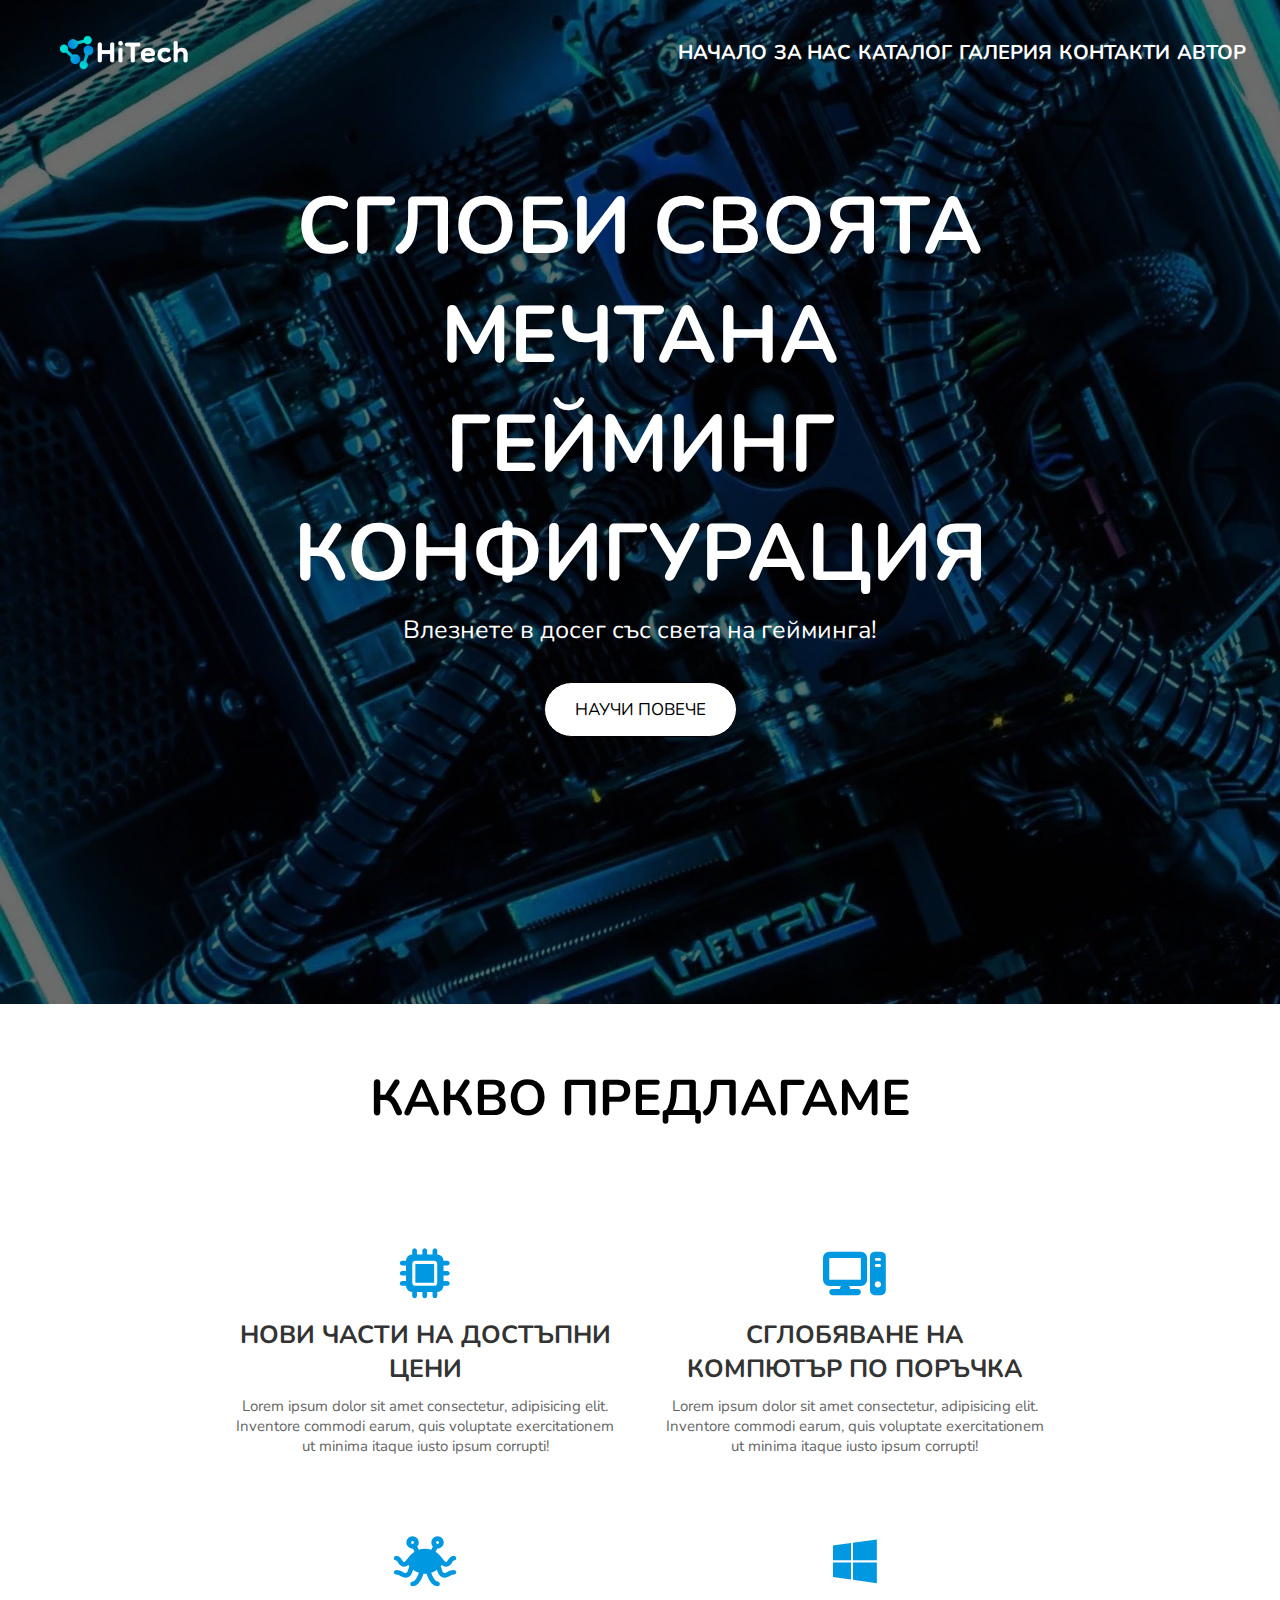
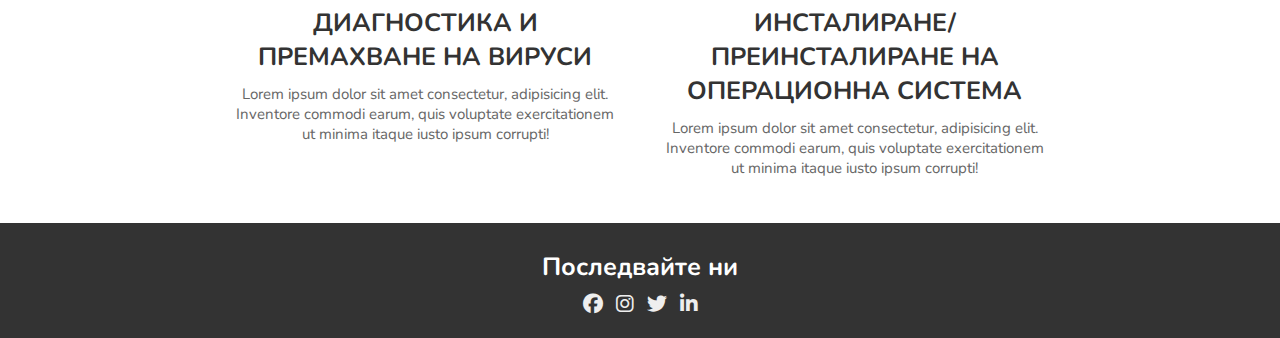
<file: index.html>
<!DOCTYPE html>
<html lang="en">
<head>
    <meta charset="UTF-8">
    <meta name="viewport" content="width=device-width, initial-scale=1.0">
    <link rel="preconnect" href="https://fonts.googleapis.com">
    <link rel="preconnect" href="https://fonts.gstatic.com" crossorigin>
    <link href="https://fonts.googleapis.com/css2?family=Nunito:ital,wght@0,200;0,800;1,200&display=swap" rel="stylesheet">
    <link rel="stylesheet" href="https://cdnjs.cloudflare.com/ajax/libs/font-awesome/6.1.1/css/all.min.css">
    <link rel="stylesheet" href="style.css">
    <script src="script.js"></script>
    <title>Начало</title>
</head>
<body>
    
<!--HEADER-->
<div class="bg">
<header>
    <div class="logo">
        <a href="index.html"><img src="images/logoWhite.png"></a>
    </div>
    <nav>
        <ul>
            <li><a href="index.html">НАЧАЛО</a></li>
            <li><a href="aboutUs.html">ЗА НАС</a></li>
            <li><a href="catalog.html">КАТАЛОГ</a></li>
            <li><a href="gallery.html">ГАЛЕРИЯ</a></li>
            <li><a href="contacts.html">КОНТАКТИ</a></li>
            <li><a href="author.html">АВТОР</a></li>
        </ul>
    </nav>
</header>

<!--HOME-->

<section class="home" id="home">

    <div class="content">
        <h3>СГЛОБИ СВОЯТА МЕЧТАНА ГЕЙМИНГ КОНФИГУРАЦИЯ</h3>
        <p>Влезнете в досег със света на гейминга!</p>
        <a href="#services" class="btn">НАУЧИ ПОВЕЧЕ</a>
    </div>
</section>
</div>
<!--SERVICES-->

<section class="services" id="services">

    <h1 class="heading">
        КАКВО ПРЕДЛАГАМЕ
    </h1>

    <div class="box-container">

        <div class="box">
            <i class="fa-solid fa-microchip"></i>
            <h3>НОВИ ЧАСТИ НА ДОСТЪПНИ ЦЕНИ</h3>
            <p>Lorem ipsum dolor sit amet consectetur, adipisicing elit. Inventore commodi earum, quis voluptate exercitationem ut minima itaque iusto ipsum corrupti!</p>
        </div>
        <div class="box">
            <i class="fa-solid fa-computer"></i>
            <h3>СГЛОБЯВАНЕ НА КОМПЮТЪР ПО ПОРЪЧКА</h3>
            <p>Lorem ipsum dolor sit amet consectetur, adipisicing elit. Inventore commodi earum, quis voluptate exercitationem ut minima itaque iusto ipsum corrupti!</p>
        </div>
        <div class="box">
            <i class="fa-solid fa-spaghetti-monster-flying"></i>
            <h3>ДИАГНОСТИКА И ПРЕМАХВАНЕ НА ВИРУСИ</h3>
            <p>Lorem ipsum dolor sit amet consectetur, adipisicing elit. Inventore commodi earum, quis voluptate exercitationem ut minima itaque iusto ipsum corrupti!</p>
        </div>
        <div class="box">
            <i class="fa-brands fa-windows"></i>
            <h3>ИНСТАЛИРАНЕ/ПРЕИНСТАЛИРАНЕ НА ОПЕРАЦИОННА СИСТЕМА</h3>
            <p>Lorem ipsum dolor sit amet consectetur, adipisicing elit. Inventore commodi earum, quis voluptate exercitationem ut minima itaque iusto ipsum corrupti!</p>
        </div>

    </div>

</section>

<!--FOOTER-->

<section class="footer">
    <div class="box-container">
        <div class="box">
            <h3>Последвайте ни</h3>
            <a href="#"><i class="fa-brands fa-facebook"></i></a>
            <a href="#"><i class="fa-brands fa-instagram"></i></a>
            <a href="#"><i class="fa-brands fa-twitter"></i></a>
            <a href="#"><i class="fa-brands fa-linkedin-in"></i></a>
        </div>
    </div>
</section>
</body>
</html>
</file>
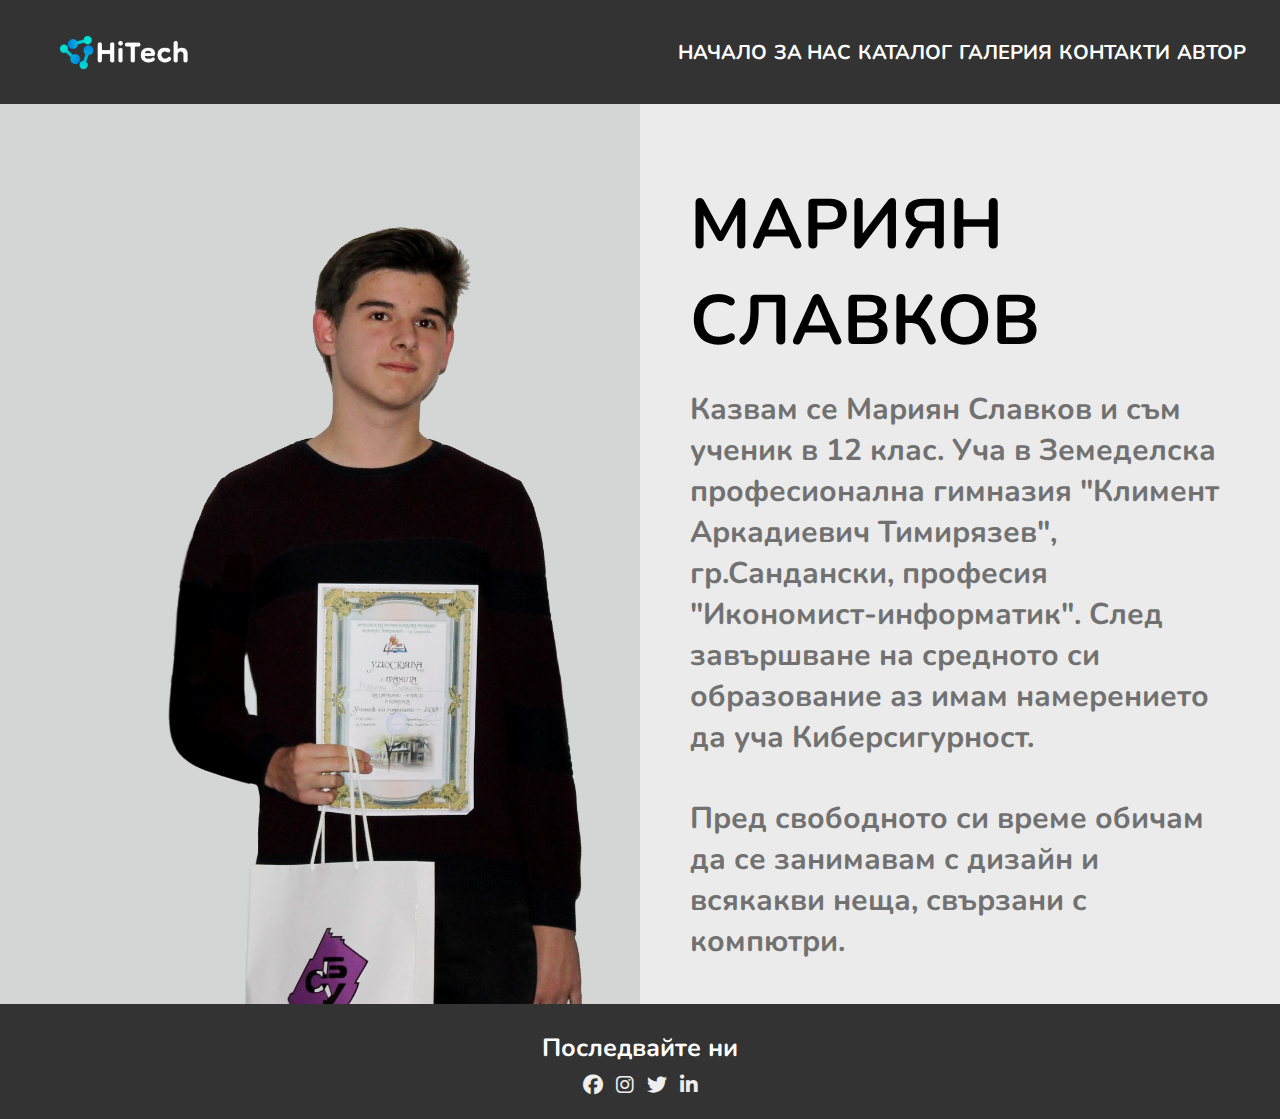
<file: author.html>
<!DOCTYPE html>
<html lang="en">
<head>
    <meta charset="UTF-8">
    <meta http-equiv="X-UA-Compatible" content="IE=edge">
    <meta name="viewport" content="width=device-width, initial-scale=1.0">
    <link rel="stylesheet" href="style.css">
    <link rel="preconnect" href="https://fonts.googleapis.com">
    <link rel="preconnect" href="https://fonts.gstatic.com" crossorigin>
    <link href="https://fonts.googleapis.com/css2?family=Nunito:ital,wght@0,200;0,800;1,200&display=swap" rel="stylesheet">
    <link rel="stylesheet" href="https://cdnjs.cloudflare.com/ajax/libs/font-awesome/6.1.1/css/all.min.css">
    <title>siuuuu</title>
</head>
<body>
    
<header class="blackHeader">
    <div class="logo">
        <img src="images/logoWhite.png">
    </div>
    <nav>
        <ul>
            <li><a href="index.html">НАЧАЛО</a></li>
            <li><a href="aboutUs.html">ЗА НАС</a></li>
            <li><a href="catalog.html">КАТАЛОГ</a></li>
            <li><a href="gallery.html">ГАЛЕРИЯ</a></li>
            <li><a href="contacts.html">КОНТАКТИ</a></li>
            <li><a href="author.html">АВТОР</a></li>
        </ul>
    </nav>
</header>
</div>

<div class="author">
    <div class="image">
        <img src="images/Untitled-1.png">
    </div>

    <div class="content">
        <h1>МАРИЯН СЛАВКОВ</h1>
        <h3>Казвам се Мариян Славков и съм ученик в 12 клас. Уча в Земеделска професионална гимназия "Климент Аркадиевич Тимирязев", гр.Сандански, професия "Икономист-информатик". След завършване на средното си образование аз имам намерението да уча Киберсигурност.</h3>
        <h3>Пред свободното си време обичам да се занимавам с дизайн и всякакви неща, свързани с компютри.</h3>
    </div>

    
</div>
<section class="footer">
    <div class="box-container">
        <div class="box">
            <h3>Последвайте ни</h3>
            <a href="#"><i class="fa-brands fa-facebook"></i></a>
            <a href="#"><i class="fa-brands fa-instagram"></i></a>
            <a href="#"><i class="fa-brands fa-twitter"></i></a>
            <a href="#"><i class="fa-brands fa-linkedin-in"></i></a>
        </div>
    </div>
</section>
</body>
</html>
</file>
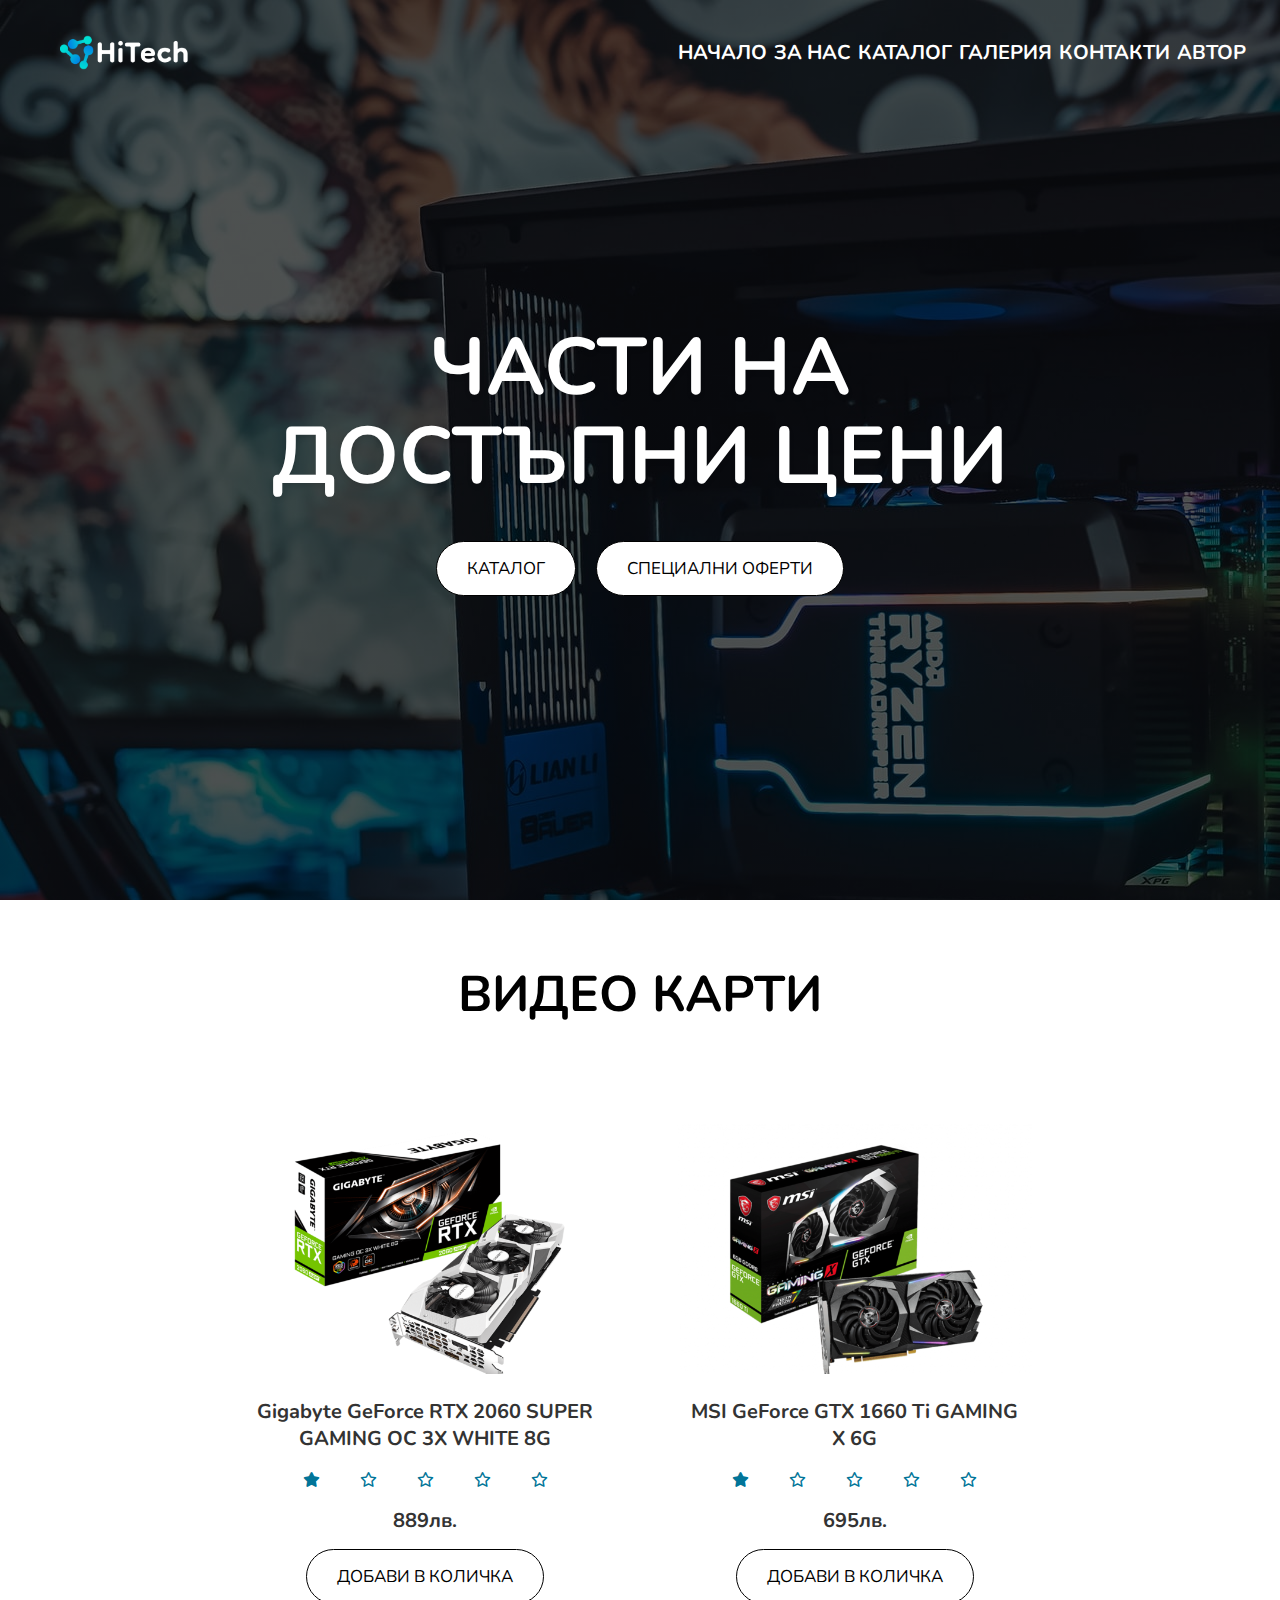
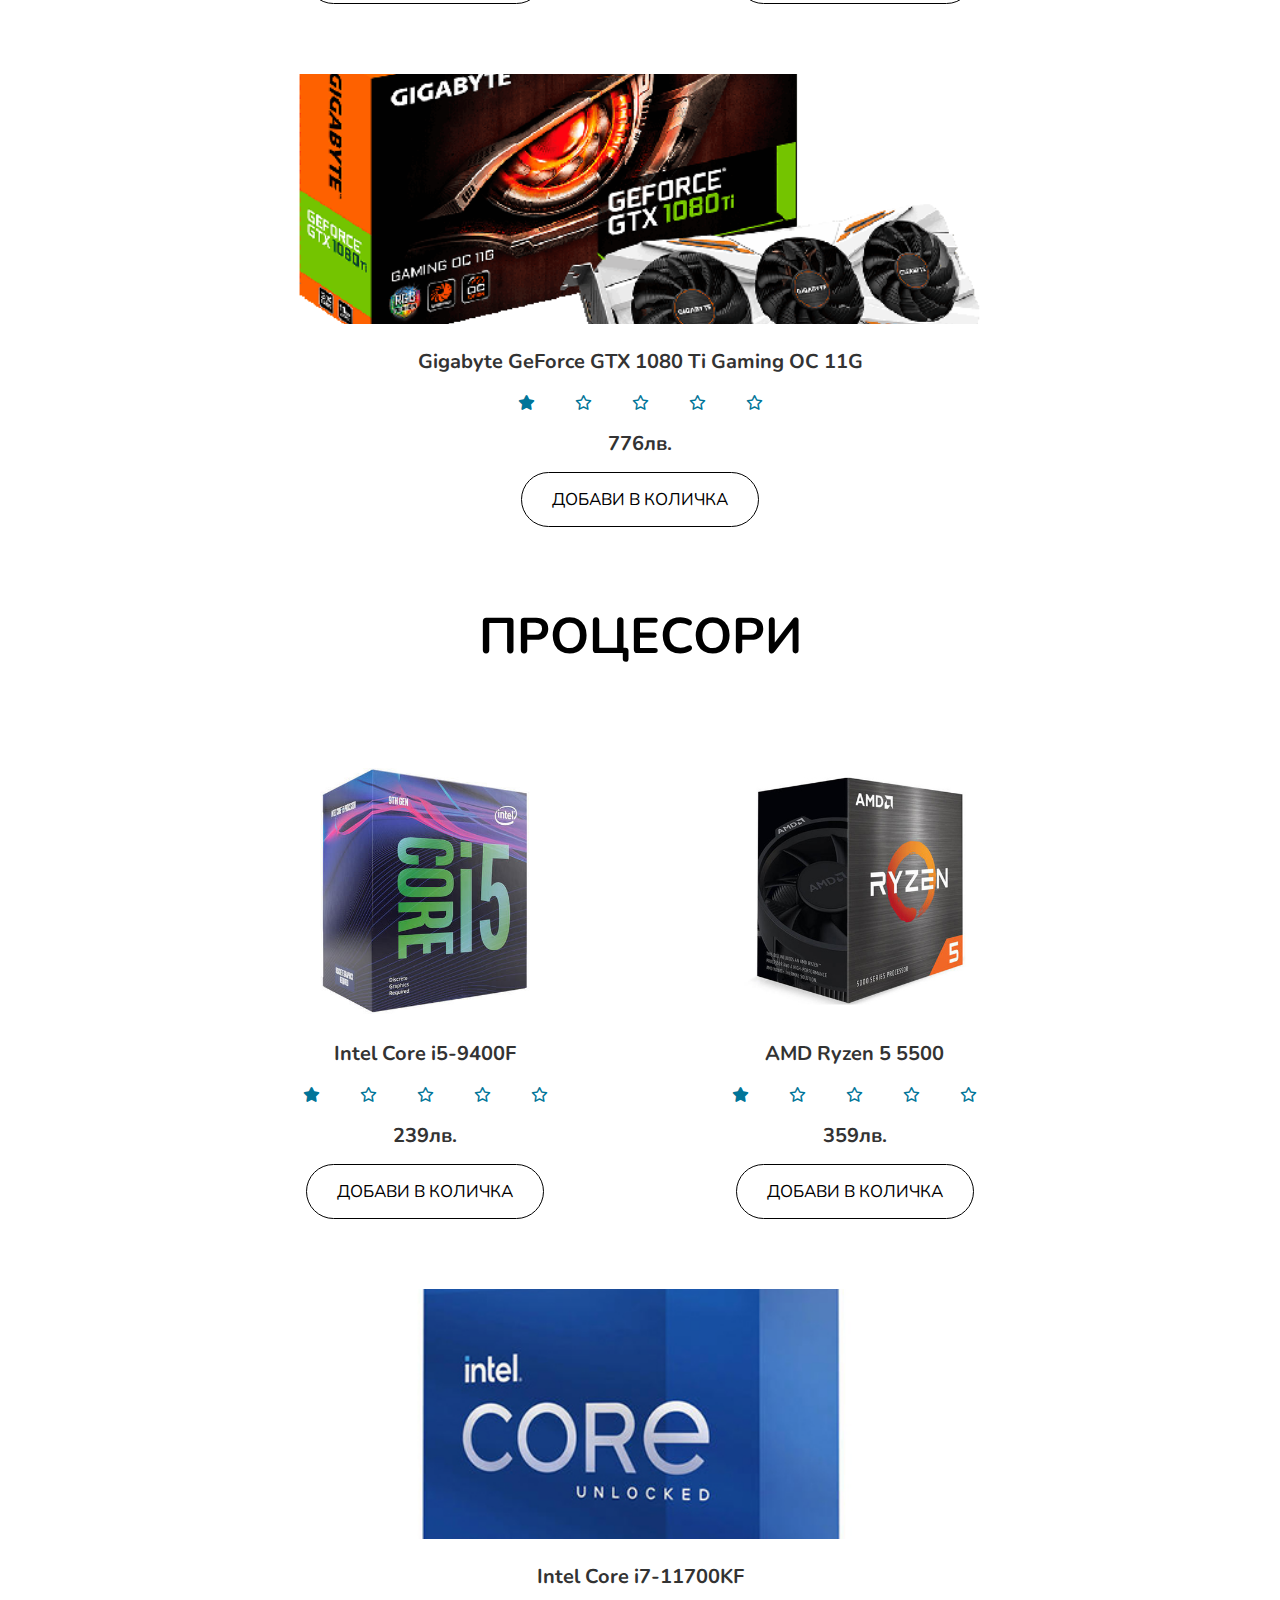
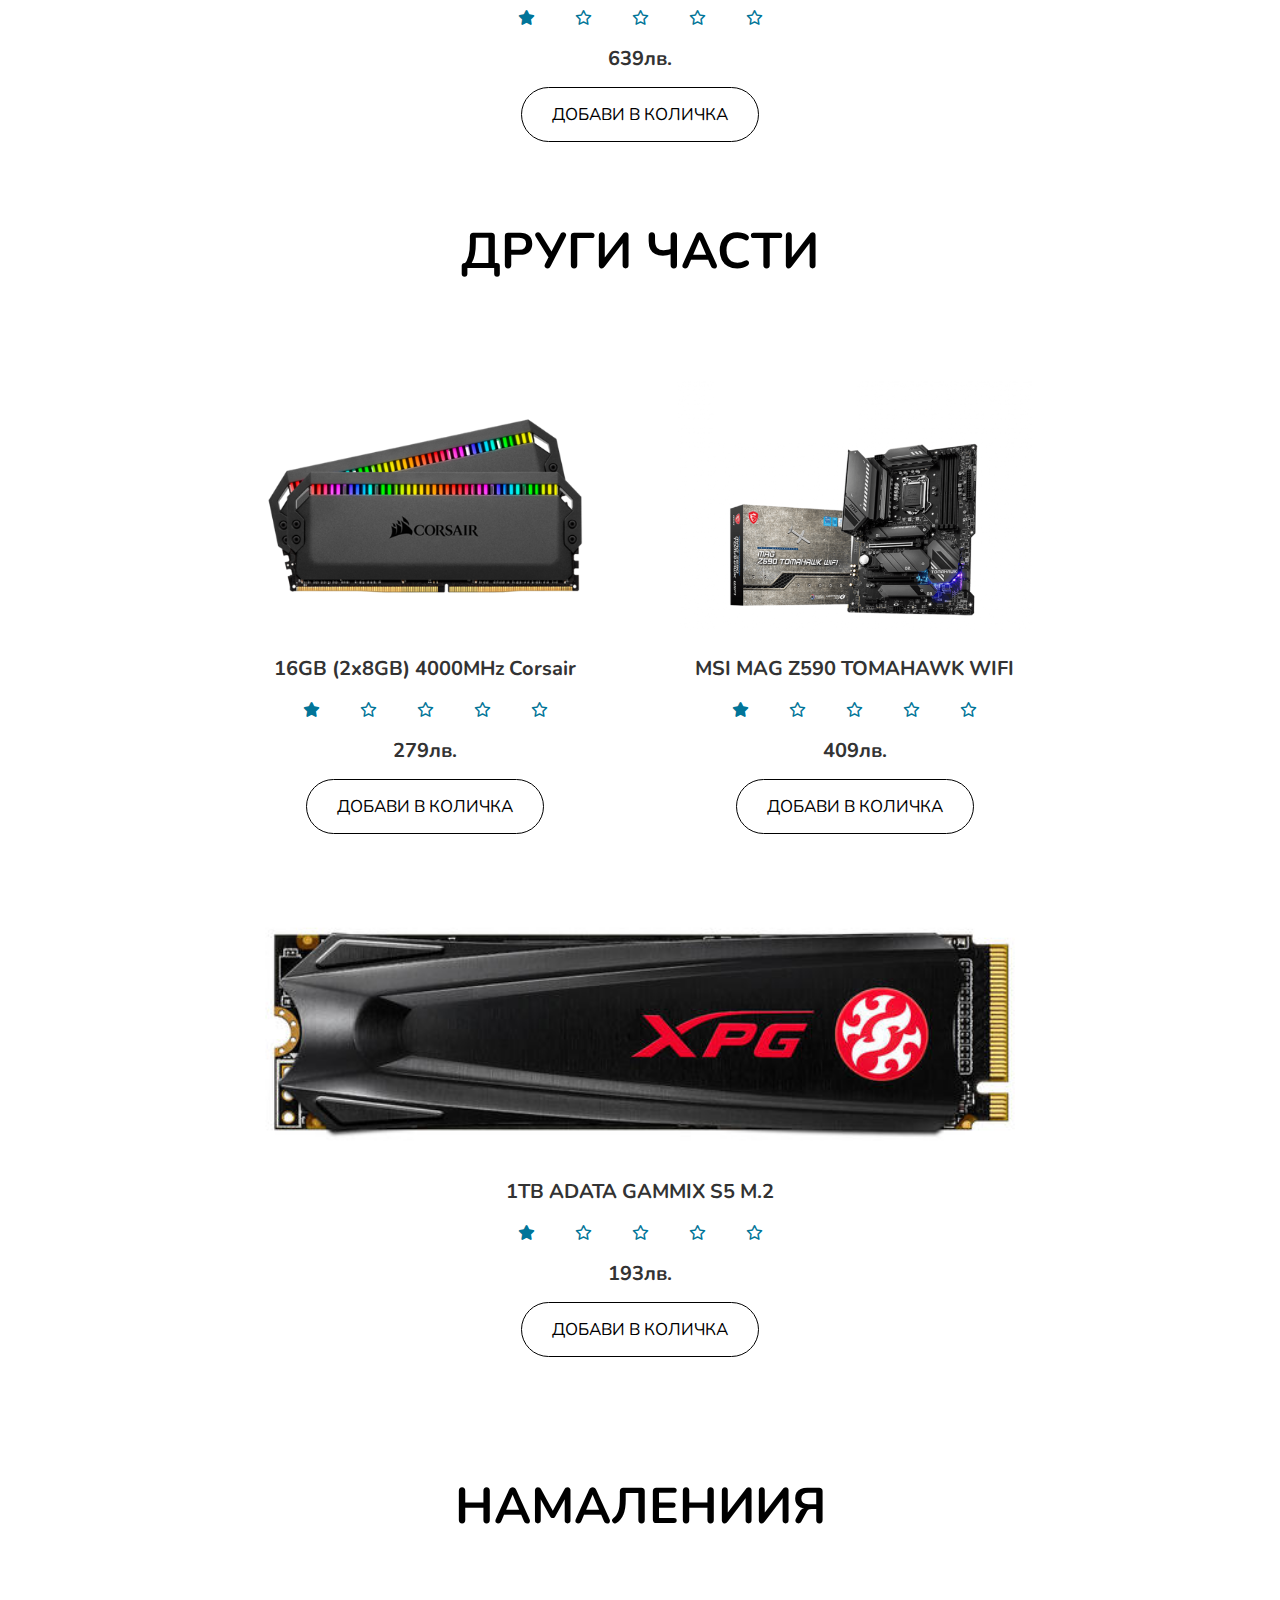
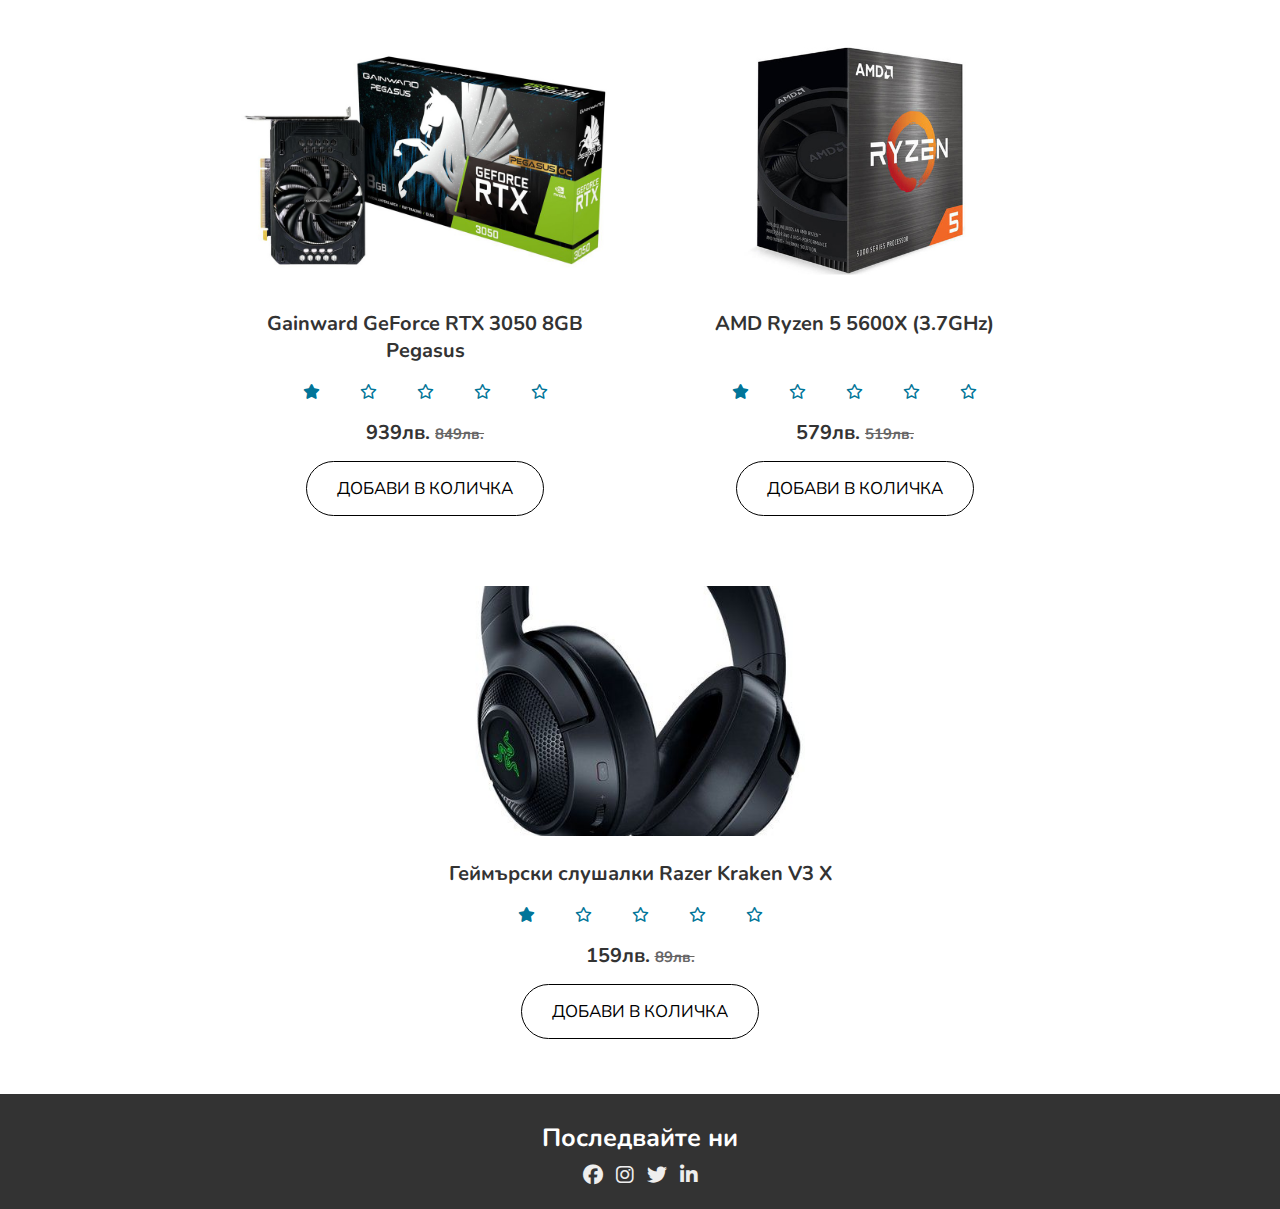
<file: catalog.html>
<!DOCTYPE html>
<html lang="en">
<head>
    <meta charset="UTF-8">
    <meta name="viewport" content="width=device-width, initial-scale=1.0">
    <link rel="preconnect" href="https://fonts.googleapis.com">
    <link rel="preconnect" href="https://fonts.gstatic.com" crossorigin>
    <link href="https://fonts.googleapis.com/css2?family=Nunito:ital,wght@0,200;0,800;1,200&display=swap" rel="stylesheet">
    <link rel="stylesheet" href="https://cdnjs.cloudflare.com/ajax/libs/font-awesome/6.1.1/css/all.min.css">
    <link rel="stylesheet" href="style.css">
    <script src="script.js"></script>
    <title>Начало</title>
</head>
<body>
    
<!--HEADER-->
<div class="bg2">
<header>
    <div class="logo">
        <a href="index.html"><img src="images/logoWhite.png"></a>
    </div>
    <nav>
        <ul>
            <li><a href="index.html">НАЧАЛО</a></li>
            <li><a href="aboutUs.html">ЗА НАС</a></li>
            <li><a href="catalog.html">КАТАЛОГ</a></li>
            <li><a href="gallery.html">ГАЛЕРИЯ</a></li>
            <li><a href="contacts.html">КОНТАКТИ</a></li>
            <li><a href="author.html">АВТОР</a></li>
        </ul>
    </nav>
</header>

<!--HOME-->
<div class="catalogueHero">
<section class="home" id="home">

    <div class="content">
        <h3>ЧАСТИ НА</h3>
        <h3>ДОСТЪПНИ ЦЕНИ</h3>
        <div class="twoButtons">
            <div class="button1">
        <a href="#services" class="btn">КАТАЛОГ</a>
    </div>
        <a href="#discount" class="btn">СПЕЦИАЛНИ ОФЕРТИ</a>
    </div>
    </div>
</section>
</div>
</div>
<!--CATALOGUE-->

<section class="services" id="services">

    <h1 class="heading">
        ВИДЕО КАРТИ
    </h1>

    <div class="box-container">

        <div class="box">
            <img src="images/gigabyte_geforce_rtx_2060_super_gaming_oc_3x_white_8g.png" alt="">
            <div class="content">
                <h3>Gigabyte GeForce RTX 2060 SUPER GAMING OC 3X WHITE 8G</h3>
                <div class="stars">
                    <i class="fas fa-star"></i>
                    <i class="far fa-star"></i>
                    <i class="far fa-star"></i>
                    <i class="far fa-star"></i>
                    <i class="far fa-star"></i>

                </div>
                <div class="price"> 889лв.</div>
                <a href="#" class="btn">ДОБАВИ В КОЛИЧКА</a>
            </div>
        </div>

        <div class="box">
            <img src="images/msi_geforce_gtx_1660_ti_gaming_x_6g.png" alt="">
            <div class="content">
                <h3>MSI GeForce GTX 1660 Ti GAMING X 6G</h3>
                <div class="stars">
                    <i class="fas fa-star"></i>
                    <i class="far fa-star"></i>
                    <i class="far fa-star"></i>
                    <i class="far fa-star"></i>
                    <i class="far fa-star"></i>

                </div>
                <div class="price"> 695лв.</div>
                <a href="#" class="btn">ДОБАВИ В КОЛИЧКА</a>
            </div>
        </div>

        <div class="box">
            <img src="images/gigabyte_geforce_gtx_1080_ti_gaming_oc_11g.png" alt="">
            <div class="content">
                <h3>Gigabyte GeForce GTX 1080 Ti Gaming OC 11G</h3>
                <div class="stars">
                    <i class="fas fa-star"></i>
                    <i class="far fa-star"></i>
                    <i class="far fa-star"></i>
                    <i class="far fa-star"></i>
                    <i class="far fa-star"></i>

                </div>
                <div class="price"> 776лв.</div>
                <a href="#" class="btn">ДОБАВИ В КОЛИЧКА</a>
            </div>
        </div>

    </div>


    <h1 class="heading">
        ПРОЦЕСОРИ
    </h1>

    <div class="box-container">

        <div class="box">
            <img src="images/intel_core_i59400f.jpg" alt="">
            <div class="content">
                <h3>Intel Core i5-9400F</h3>
                <div class="stars">
                    <i class="fas fa-star"></i>
                    <i class="far fa-star"></i>
                    <i class="far fa-star"></i>
                    <i class="far fa-star"></i>
                    <i class="far fa-star"></i>

                </div>
                <div class="price"> 239лв.</div>
                <a href="#" class="btn">ДОБАВИ В КОЛИЧКА</a>
            </div>
        </div>

        <div class="box">
            <img src="images/amd_ryzen_5_5500.jpg" alt="">
            <div class="content">
                <h3>AMD Ryzen 5 5500</h3>
                <div class="stars">
                    <i class="fas fa-star"></i>
                    <i class="far fa-star"></i>
                    <i class="far fa-star"></i>
                    <i class="far fa-star"></i>
                    <i class="far fa-star"></i>

                </div>
                <div class="price"> 359лв.</div>
                <a href="#" class="btn">ДОБАВИ В КОЛИЧКА</a>
            </div>
        </div>

        <div class="box">
            <img src="images/intel_core_i711700kf_box.jpg">
            <div class="content">
                <h3>Intel Core i7-11700KF</h3>
                <div class="stars">
                    <i class="fas fa-star"></i>
                    <i class="far fa-star"></i>
                    <i class="far fa-star"></i>
                    <i class="far fa-star"></i>
                    <i class="far fa-star"></i>

                </div>
                <div class="price"> 639лв.</div>
                <a href="#" class="btn">ДОБАВИ В КОЛИЧКА</a>
            </div>
        </div>

    </div>

    <h1 class="heading">
        ДРУГИ ЧАСТИ
    </h1>

    <div class="box-container">

        <div class="box">
            <img src="images/16gb_2x8gb_ddr4_4000mhz_corsair_dominator_platinum_rgb.png" alt="">
            <div class="content">
                <h3>16GB (2x8GB) 4000MHz Corsair </h3>
                <div class="stars">
                    <i class="fas fa-star"></i>
                    <i class="far fa-star"></i>
                    <i class="far fa-star"></i>
                    <i class="far fa-star"></i>
                    <i class="far fa-star"></i>

                </div>
                <div class="price"> 279лв.</div>
                <a href="#" class="btn">ДОБАВИ В КОЛИЧКА</a>
            </div>
        </div>

        <div class="box">
            <img src="images/msi_mag_z590_tomahawk_wifi.png" alt="">
            <div class="content">
                <h3>MSI MAG Z590 TOMAHAWK WIFI</h3>
                <div class="stars">
                    <i class="fas fa-star"></i>
                    <i class="far fa-star"></i>
                    <i class="far fa-star"></i>
                    <i class="far fa-star"></i>
                    <i class="far fa-star"></i>

                </div>
                <div class="price"> 409лв.</div>
                <a href="#" class="btn">ДОБАВИ В КОЛИЧКА</a>
            </div>
        </div>

        <div class="box">
            <img src="images/1tb_adata_gammix_s5.jpg">
            <div class="content">
                <h3>1TB ADATA GAMMIX S5 M.2</h3>
                <div class="stars">
                    <i class="fas fa-star"></i>
                    <i class="far fa-star"></i>
                    <i class="far fa-star"></i>
                    <i class="far fa-star"></i>
                    <i class="far fa-star"></i>

                </div>
                <div class="price"> 193лв.</div>
                <a href="#" class="btn">ДОБАВИ В КОЛИЧКА</a>
            </div>
        </div>
    </div>
</section>

<section class="services" id="discount">
    <h1 class="heading">
        НАМАЛЕНИИЯ
    </h1>

    <div class="box-container">

        <div class="box">
            <img src="images/gainward-geforce-rtx-3050-8gb-pegasus-367240.jpg" alt="">
            <div class="content">
                <h3>Gainward GeForce RTX 3050 8GB Pegasus</h3>
                <div class="stars">
                    <i class="fas fa-star"></i>
                    <i class="far fa-star"></i>
                    <i class="far fa-star"></i>
                    <i class="far fa-star"></i>
                    <i class="far fa-star"></i>

                </div>
                <div class="price"> 939лв. <span>849лв.</span></div>
                <a href="#" class="btn">ДОБАВИ В КОЛИЧКА</a>
            </div>
        </div>

        <div class="box">
            <img src="images/amd_ryzen_5_5500.jpg" alt="">
            <div class="content">
                <h3>AMD Ryzen 5 5600X (3.7GHz) ⠀⠀⠀⠀⠀⠀</h3>
                <div class="stars">
                    <i class="fas fa-star"></i>
                    <i class="far fa-star"></i>
                    <i class="far fa-star"></i>
                    <i class="far fa-star"></i>
                    <i class="far fa-star"></i>

                </div>
                <div class="price"> 579лв. <span>519лв.</div>
                <a href="#" class="btn">ДОБАВИ В КОЛИЧКА</a>
            </div>
        </div>

        <div class="box">
            <img src="images/razer-kraken-v3-x-gaming-headset-triforce-40mm-dri-319856.jpg">
            <div class="content">
                <h3>Геймърски слушалки Razer Kraken V3 X</h3>
                <div class="stars">
                    <i class="fas fa-star"></i>
                    <i class="far fa-star"></i>
                    <i class="far fa-star"></i>
                    <i class="far fa-star"></i>
                    <i class="far fa-star"></i>

                </div>
                <div class="price"> 159лв. <span>89лв.</span></div>
                <a href="#" class="btn">ДОБАВИ В КОЛИЧКА</a>
            </div>
        </div>
    </div>
</section>

<!--FOOTER-->

<section class="footer">
    <div class="box-container">
        <div class="box">
            <h3>Последвайте ни</h3>
            <a href="#"><i class="fa-brands fa-facebook"></i></a>
            <a href="#"><i class="fa-brands fa-instagram"></i></a>
            <a href="#"><i class="fa-brands fa-twitter"></i></a>
            <a href="#"><i class="fa-brands fa-linkedin-in"></i></a>
        </div>
    </div>
</section>
</body>
</html>
</file>
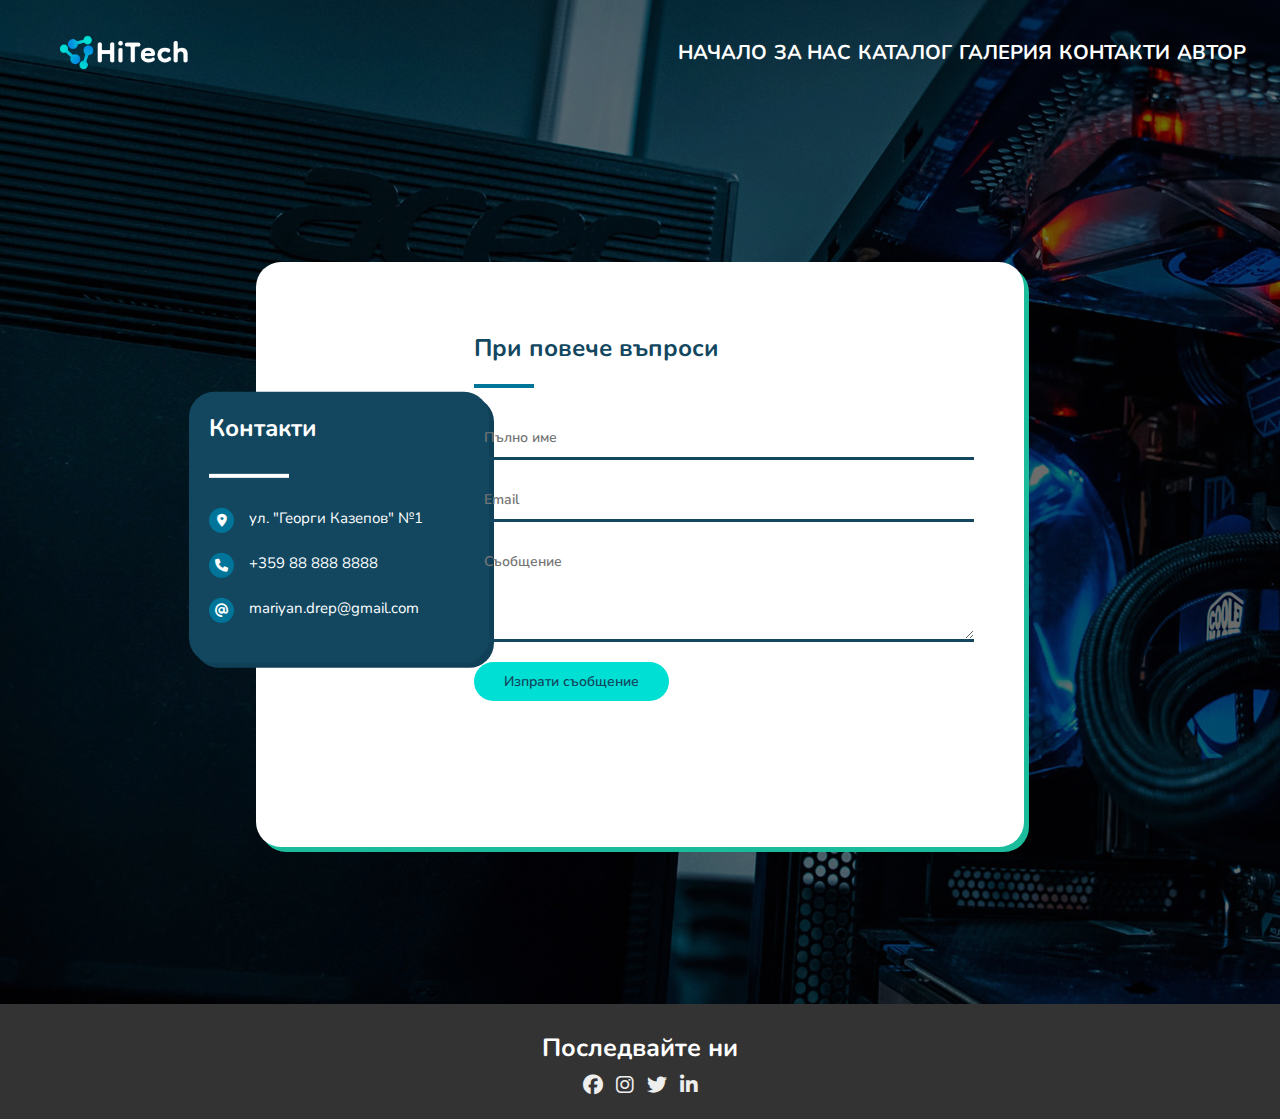
<file: contacts.html>
<!DOCTYPE html>
<html lang="en">
<head>
    <meta charset="UTF-8">
    <meta name="viewport" content="width=device-width, initial-scale=1.0">
    <link rel="preconnect" href="https://fonts.googleapis.com">
    <link rel="preconnect" href="https://fonts.gstatic.com" crossorigin>
    <link href="https://fonts.googleapis.com/css2?family=Nunito:ital,wght@0,200;0,800;1,200&display=swap" rel="stylesheet">
    <link rel="stylesheet" href="https://cdnjs.cloudflare.com/ajax/libs/font-awesome/6.1.1/css/all.min.css">
    <link rel="stylesheet" href="style.css">
    <script src="script.js"></script>
    <title>Начало</title>
</head>
<body>

<!--HEADER-->
<div class="bg1">
    <header>
        <div class="logo">
            <a href="index.html"><img src="images/logoWhite.png"></a>
        </div>
        <nav>
            <ul>
                <li><a href="index.html">НАЧАЛО</a></li>
                <li><a href="aboutUs.html">ЗА НАС</a></li>
                <li><a href="catalog.html">КАТАЛОГ</a></li>
                <li><a href="gallery.html">ГАЛЕРИЯ</a></li>
                <li><a href="contacts.html">КОНТАКТИ</a></li>
                <li><a href="author.html">АВТОР</a></li>
            </ul>
        </nav>
    </header>
    
    <div class="wrapper">
        <div class="contact">
            <div class="contact_info">
                <h2>Контакти</h2>
                <hr>
                <div class="info">
                    <label for="">
                        <i class="fa-solid fa-location-dot"></i>
                    </label>
                    <span>ул. "Георги Казепов" №1</span>
                </div>

                <div class="info">
                    <label for="">
                        <i class="fa-solid fa-phone"></i>
                    </label>
                    <span>+359 88 888 8888</span>
                </div>

                <div class="info">
                    <label for="">
                        <i class="fa-solid fa-at"></i>
                    </label>
                    <span>mariyan.drep@gmail.com</span>
                </div>
            </div>

            <div class="contact_form">
                <h2>При повече въпроси</h2>
                <hr>
                <form action="">
                    <input type="text" placeholder="Пълно име">
                    <input type="text" placeholder="Email">
                    <textarea name="" placeholder="Съобщение"></textarea>
                    <input type="submit" value="Изпрати съобщение">
                </form>"
            </div>
        </div>
    </div>

    <section class="footer">
        <div class="box-container">
            <div class="box">
                <h3>Последвайте ни</h3>
                <a href="#"><i class="fa-brands fa-facebook"></i></a>
                <a href="#"><i class="fa-brands fa-instagram"></i></a>
                <a href="#"><i class="fa-brands fa-twitter"></i></a>
                <a href="#"><i class="fa-brands fa-linkedin-in"></i></a>
            </div>
        </div>
    </section>

</body>
</html>
</file>
<file: style.css>
::-webkit-scrollbar{
    max-width: 0.5em;
    max-height: 6px;
}
::-webkit-scrollbar-thumb{
    background: #B3AFB3;
    border-radius: 10px;
}
::-webkit-scrollbar-thumb:hover{
    background: #B3AFB3;
}
::-webkit-scrollbar-track{
    border-radius: 9px;
    box-shadow: inset 0px 0px 0px 0px #F0F0F0;
}
    
*{
  font-family: 'Nunito', sans-serif;
  margin:0; padding:0;
  box-sizing: border-box;
  outline: none; border:none;
  text-decoration: none;
  transition: all .2s linear;
}

html{
  font-size: 62.5%;
  overflow-x: hidden;
  scroll-padding-top: 6rem;
  scroll-behavior: smooth;
}

section{
  padding:2rem 9%;
}

/* NAV BAR */
.bg {
  background-image: linear-gradient(rgba(0, 0, 0, 0.15),rgba(0, 0, 0, 0.15)), url("images/4278344.png");
  background-repeat: no-repeat;
}
header {
  width: 100%;
  display: flex;
  align-items: center;
  justify-content: space-between;
  padding: 3rem 3rem;
  position: relative;
  top: 0;
  left: 0;
}

header .logo img {
  height: 4rem;
  padding-left: 3rem;
  padding-top: 0.5rem;
}

header nav {
  width: 45vw;
}

header nav ul {
  list-style-type: none;
  display: flex;
  -webkit-box-align: center;
      -ms-flex-align: center;
          align-items: center;
  -ms-flex-pack: distribute;
      justify-content: space-around;
}

header nav ul li a {
  font-weight: bold;
  white-space: nowrap;
  font-size: 2rem;
  color: #ffffff;
  text-decoration: none;
}

header nav ul li a:hover {
  color: #008EE3;
}

/* HOME */

.home{
  min-height: 100vh;
  display: flex;
  align-items: center;
  justify-content: center;
  flex-flow: column;
  position: relative;
}

.home .content{
  margin-top: -20rem;
  text-align: center;
  width: 75%;
}

.home .content h3{
  font-size: 8rem;
  margin-bottom: -2rem;
  width: 100%;
  color:#fff;
  text-transform: uppercase;
  text-shadow: 0 .3rem .5rem rgba(0,0,0,.1);
}

.home .content p{
  font-family: 'Nunito', sans-serif;
  font-weight:00;
  margin-top: 2rem;
  margin-bottom: 2rem;
  font-size: 2.5rem;
  color:#fff;
  padding:.5rem 0;
}

.btn{
  display: inline-block;
  margin-top: 1rem;
  background:#ffffff;
  color:rgb(0, 0, 0);
  padding:.8rem 3rem;
  border:.2rem solid #ffffff;
  border-radius: 10rem;
  cursor: pointer;
  font-size: 1.7rem;
}

.btn:hover{
  background:rgba(0, 153, 255, 0.2);
  color:#ffffff;
}

/* SERVICES */

.services {
  min-height: 65vh;
}
.services .box-container{
  display: flex;
  flex-wrap: wrap;
  gap: 4rem;
  padding-top: 8rem;
  
}

.services h1 {
  font-size: 5rem;
  text-align: center;
  padding-top: 4rem;
}

.services .box-container .box{
  flex: 1 1 28rem;
  border-radius: 1rem;
  padding: 1.5rem;
  text-align: center;
  cursor: pointer;
  
}

.services .box-container .box i{
  padding: 2rem;
  font-size: 5rem;
  color:#0098E0;
}

.services .box-container .box h3{
  font-size: 2.5rem;
  color:#333;
}

.services .box-container .box p{
  font-size: 1.5rem;
  color:#666;
  padding: 1rem 0;
}

.services .box-container .box:hover{
  box-shadow: 0 1rem 2rem rgba(0,0,0,.1);
}

/*ABOUT US*/

.blackText header nav ul li a {
  color: black;

}
.blackText header nav ul li a:hover {
  color: #008EE3;
}

.about {
  height: 90vh;
  width: 100%;
  background: white;
  display: flex;
  justify-content: center;
  align-items: center;
}

.about .main img{
  width: 50%;
  height: 100%;
  padding: 0 1rem;
}
.all-text{
  width: 40%;
  max-width: 100%;
  padding: 0 1rem;
  
}
.main{

  padding-bottom: 7.5rem;
  width: 100%;
  height: 100%;
  max-width: 100%;
  margin: 0 auto;
  display: flex;
  flex-wrap: wrap;
  align-items: center;
  justify-content: space-around;
}

.all-text h4 {
  font-size: 2rem;
  color: #666;
  letter-spacing: 0.1rem;
  margin-bottom: 1rem;
}
.all-text h1 {
  font-size: 6rem;
  margin-bottom: 2rem;
  
}
.all-text p {
  font-size: 1.6rem;
  line-height: 3rem;
  margin-bottom: 3.5rem;
}

.about .btn {
  border:rgb(0, 0, 0) 1.5px solid;
  padding: 1.5rem 3rem;
}

.about .btn:hover{
  background: linear-gradient(120deg, #008EE3, #00DFD4);
}

.chart{
  width: 60rem;
  margin: 0 auto;
  padding-bottom: 10rem;
}

/* CONTACTS */
.bg1 {
  background-image: linear-gradient(rgba(0, 0, 0, 0.15),rgba(0, 0, 0, 0.15)), url("images/constant-loubier-7lzIyp2Ork4-unsplash.jpg");
  background-repeat: no-repeat;
}

.wrapper {
  margin: 0 auto;
  height: 100vh;
  overflow-x: hidden;
  width: 100%;
  box-sizing: border-box;
  
  
}

.contact {
  position: relative;
  width: 60%;
  color: white;
  border-radius: 25px;
}

.contact_info {
  position: relative;
  width: 80%;
  transform: translate(0px, 35%);
  background: #12475f;
  padding: 20px;
  font-size: 1.5rem;
  box-sizing: border-box;
  border-radius: 25px;
  
}

.contact_info h2 {
  font-size: 2.4rem;
}

.contact_info hr {
  position: relative;
  background: white;
  height: 4px;
  width: 80px;
  margin: 30px 0;
  border: none;
}

.info {
  position: relative;
  width: 100%;
  display: flex;
  margin-bottom: 20px;
  
}

.info label {
  position: relative;
  font-size: 13px;
  padding: 5px;
  background: rgb(1, 117, 153);
  border-radius: 50%;
  height: 25px;
  width: 25px;
  display: flex;
  justify-content: center;
  align-items: center;
  margin-right: 15px;
}

.contact_form {
  position: relative;
  padding: 40px;
  box-sizing: border-box;
}

.contact_form h2 {
  font-size: 2.4rem;
  color: #12475f;
  margin: 20px 0;
}

.contact_form hr {
  position: relative;
  width: 60px;
  height: 4px;
  background: rgb(1, 117, 153);
  border: none;
  margin-bottom: 30px;
}

.contact_form form {
  position: relative;
}

.contact_form form input[type="text"] {
  display: block;
  width: 280px;
  margin-bottom: 20px;
  padding: 10px;
  font-size: 1.4rem;
  font-weight: 600;
  background: #12475f;
  border: none;
  color: white;
  outline: none;
  
}

.contact_form form textarea {
  display: block;
  width: 280px;
  height: 100px;
  margin-bottom: 20px;
  padding: 10px;
  font-size: 1.4rem;
  font-weight: 600;
  background: #12475f;
  border: none;
  color: white;
  outline: none;
}

.contact_form form input[type="submit"] {
  display: block;
  padding: 10px 30px;
  font-size: 1.4rem;
  font-weight: 600;
  border: none;
  background: #00DFD4;
  color: #12475f;
  cursor: pointer;
  transition: all .3s;
  border-radius: 25px;
}

.contact_form form input[type="submit"]:hover {
  box-shadow: 2px 2px #12475f;

}

@media only screen and (min-width: 768px) {
  .contact_form {
    width: 80%;
    margin: 0 auto; 
  }

  .contact_form form input[type="text"],
  .contact_form form textarea {
    width: 500px;
  }
}

@media only screen and (min-width: 1000px) {
  .wrapper {
    display: flex;
    justify-content: center;
    align-items: center;
   
  }

  .wrapper::before {
    content: '';
    position: absolute;
    width: 50%;
    left: 0;
    top: 0;
  }

  .contact {
    position: relative;
    background: white;
    box-shadow: 5px 5px #1abc9c;
    width: 60%;
    padding: 10px;
    height: 65vh;
  }
  .contact_info {
    position: absolute;
    width: 300px;
    height: auto;
    margin-left: -10%;
    top: 35px;
    transform: translate(0px, 35%);
    box-shadow: 5px 5px #104057;
  }
  .contact_form {
    float:right;
    width: auto;
  }

  .contact_form form input[type="text"],
  .contact_form form textarea {
    background: transparent;
    border-bottom: 3px solid #12475f;
    color: #12475f;
    
  }
}

/* AUTHOR */
.blackHeader {
  background: #333333;
}

.author {
  height: 100vh;

  display: flex;
  align-items: center;
  justify-content: space-around;
  
}

.author .content {
  height: 100vh;
  width: 50%;
  display: -webkit-box;
  display: -ms-flexbox;
  display: flex;
  flex-flow: column;
  justify-content: center;
  padding: 5rem;
  padding-top: 10rem;
  background-color: #EBEBEB;
}

.author .content h1 {
  font-family: 'Nunito', sans-serif;
  font-size: 7rem;
}

.author .content h3 {
  font-family: 'Nunito', sans-serif;
  font-size: 3rem;
  margin: 2rem 0;
  color: #717171;
}

.author .image {
  height: 100vh;
  width: 50%;
  display: flex;
  align-items: center;
  z-index: -1000;
  background: #D4D6D5;
}

.author .image img {
  height: 100vh;
  margin: 0 auto;
}

/*CATALOGUE*/
.bg2 {
  background-image: linear-gradient(rgba(0, 0, 0, 0.65),rgba(0, 0, 0, 0.65)), url("images/onur-binay-P3PpD5k7jfI-unsplash.jpg");
  background-repeat: no-repeat;
  height: 100vh;
}

.twoButtons {
  padding-top: 4rem; 
  display: flex;
  justify-content: center;
}
.button1 {
  padding-right: 2rem;
}

.services .box-container{
  display: flex;
  gap:2rem;
  width: 80%;
  margin: 0 auto;
}

.services .box-container .box{
  height: 80%;
  border-radius: 3rem;
  overflow: hidden;
  cursor: default;
}

.services .box-container .box img{
  height: 25rem;
  width:100%;
  object-fit: cover;
}

.services .box-container .box .content{
  padding:2rem;
}
.services .box-container .box .content h3{
  font-size:2rem;
  color:#333;
}

.services .box-container .box .content h3 i{
  color:rgb(1, 117, 153);
}

.services .box-container .box .content p{
  font-size:1.7rem;
  color:#666;
  padding:1rem 0;
}

.services .box-container .box .content .stars {

  display: flex;
  justify-content: center;
  
}

.services .box-container .box .content .stars i{
  font-size:1.5rem;
  color:rgb(1, 117, 153);
  cursor: pointer;


}

.services .box-container .box .content .price{
  font-size: 2rem;
  font-weight: bold;
  color:#333;
  padding-bottom: 0.5rem;
}

.services .box-container .box .content .price span{
  color:#666;
  font-size: 1.5rem;
  text-decoration: line-through;
}

.content .btn {
  border:rgb(0, 0, 0) 1.5px solid;
  padding: 1.5rem 3rem;
}

.content .btn:hover{
  background: linear-gradient(120deg, #008EE3, #00DFD4);
}

/* GALLERY */
.galleryHeading {
  font-size: 5rem;
  text-align: center;
  padding-top: 4rem;
}

@import url('https://fonts.googleapis.com/css2?family=Open+Sans:wght@400;700&display=swap');

.conteiner{
  max-width:850px;
  margin:0 auto;
  height: 500px;
  font-family: 'Open Sans', sans-serif;
  font-size: 14px;
}
.conteiner .element{
  height:100%;
  background-size: cover;
  background-repeat: no-repeat;
  width: 10%;
  float: left;
  border-radius: 40px;
  margin: 5px;
  position:relative;
  transition-duration:1s;
}
.conteiner .element .text{
  position:absolute;
  bottom: 14px;
  width: 100%;
}
.conteiner i {
  display: none;
}
.conteiner .element .text i.fa-solid{
    background: #fff;
    padding: 12px;
    font-size: 30px;
    border-radius: 50%;
    margin: 0 auto;
    display: block;
    width: 34px;
    height: 34px;
    border: 5px solid #ccc;
}
.conteiner .element .text i.fa-solid:hover{
  filter: opacity(80%);
}
.conteiner .element .text .in{
  display:none;
  width: 100%;
  max-width: 260px;
  left: 86px;
  bottom: 0;
  position: absolute;
  background: rgb(227 227 227 / 72%);
  height:35px;
  padding: 10px;
  border-radius:8px;
  transition-duration:2s;
  visibility: hidden;
      overflow: hidden;
}
.conteiner .element .text .in p{
  margin:0;
}
.conteiner .element.active .text .in{
  display:block;
 
  transition-duration:0.2s;
}
.conteiner .element.active{
  width:52%;
}
.conteiner .element.active .text i.fa-solid{
  margin:0 7px;
}

.gallery {
  height: 120vh;
}

.video {
  padding-top: 10rem;
}
iframe {
  display: block;
  margin: 0 auto;
}





/* FOOTER */
.footer{
  background:#333;
  min-height: 10vh;
}

.footer .box-container{
  text-align: center;
}

.footer .box-container .box h3{
  font-size: 2.5rem;
  padding:.7rem 0;
  color:#fff;
}

.footer .box-container .box a{
  font-size: 2rem;
  padding:10rem 0;
  color:#eee;
  padding: 0.5rem;
  
}

.footer .box-container .box a:hover{
  color:#0098E0;
  text-decoration: underline;
}

.footer .credit{
  text-align: center;
  padding:2rem 1rem;
  margin-top: 1rem;
  font-size: 2rem;
  font-weight: normal;
  color:#fff;
  border-top: .1rem solid rgba(255,255,255,.2);
}
</file>
